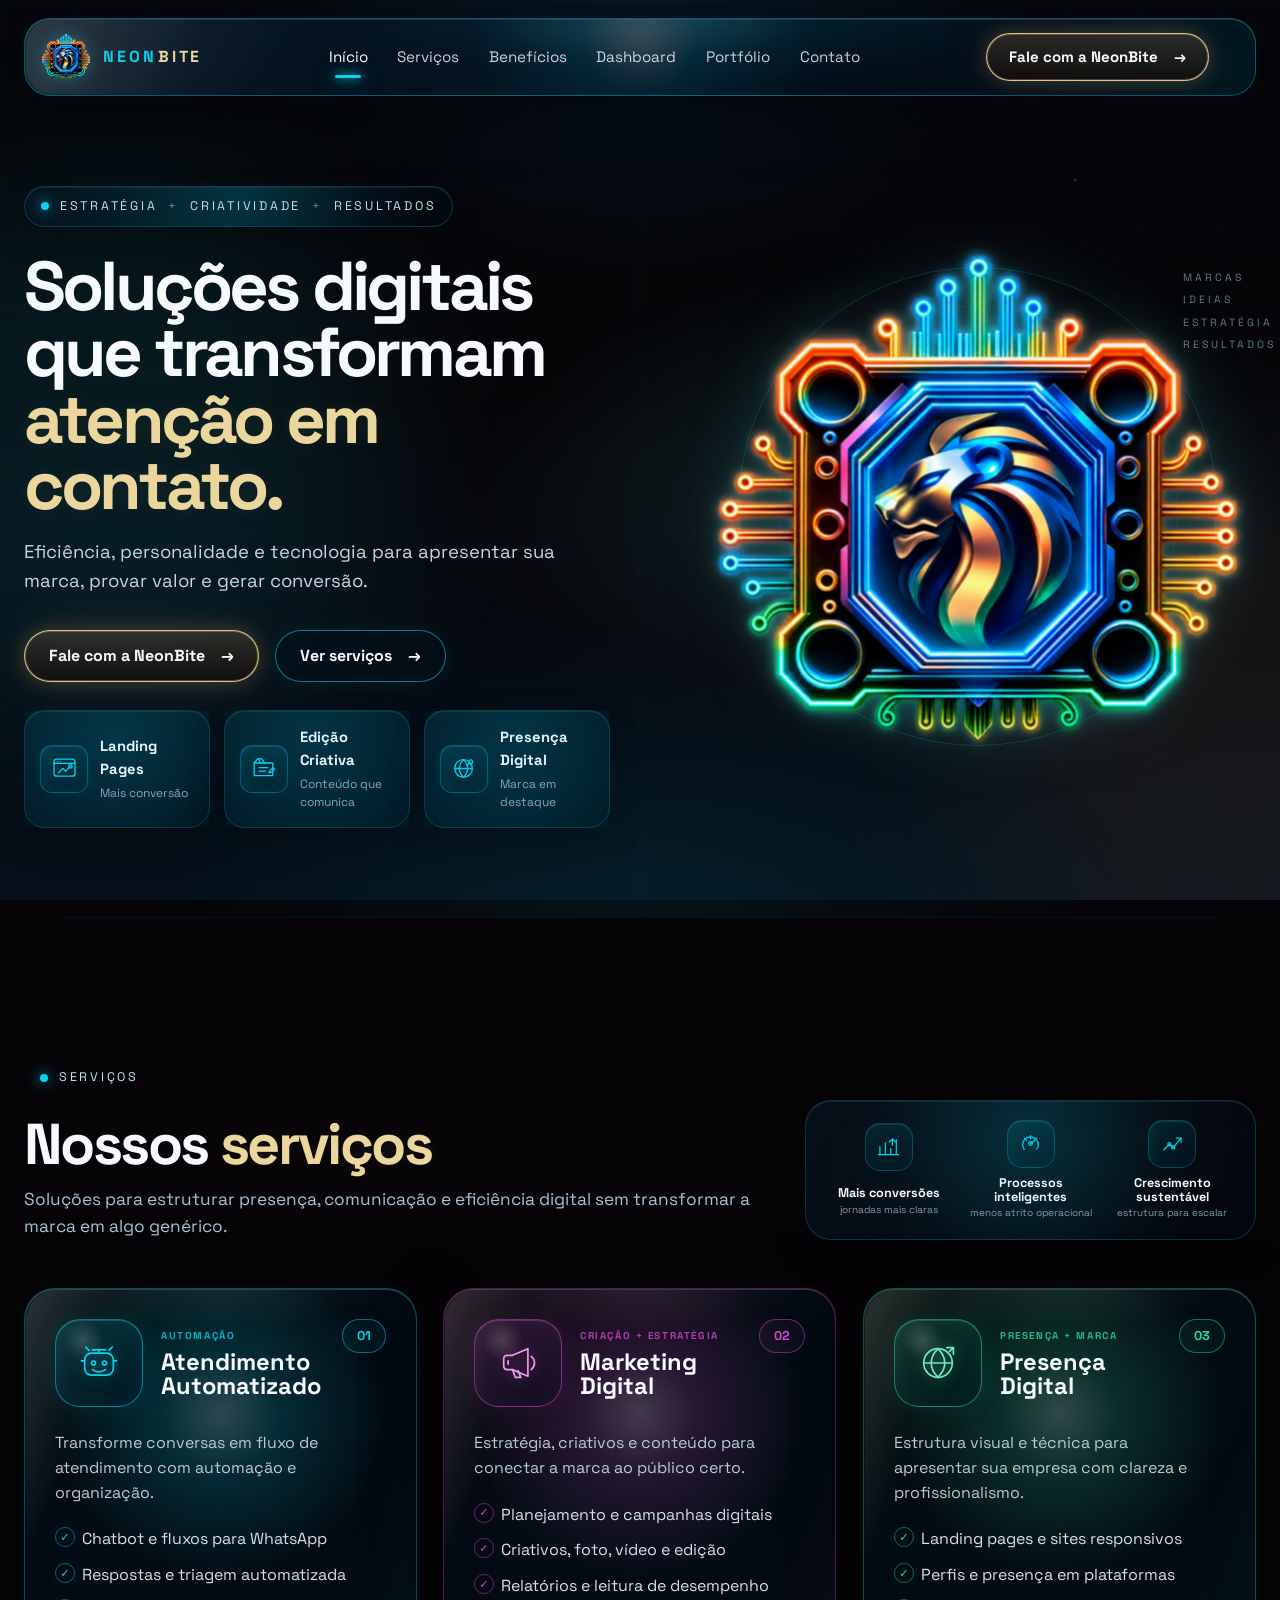
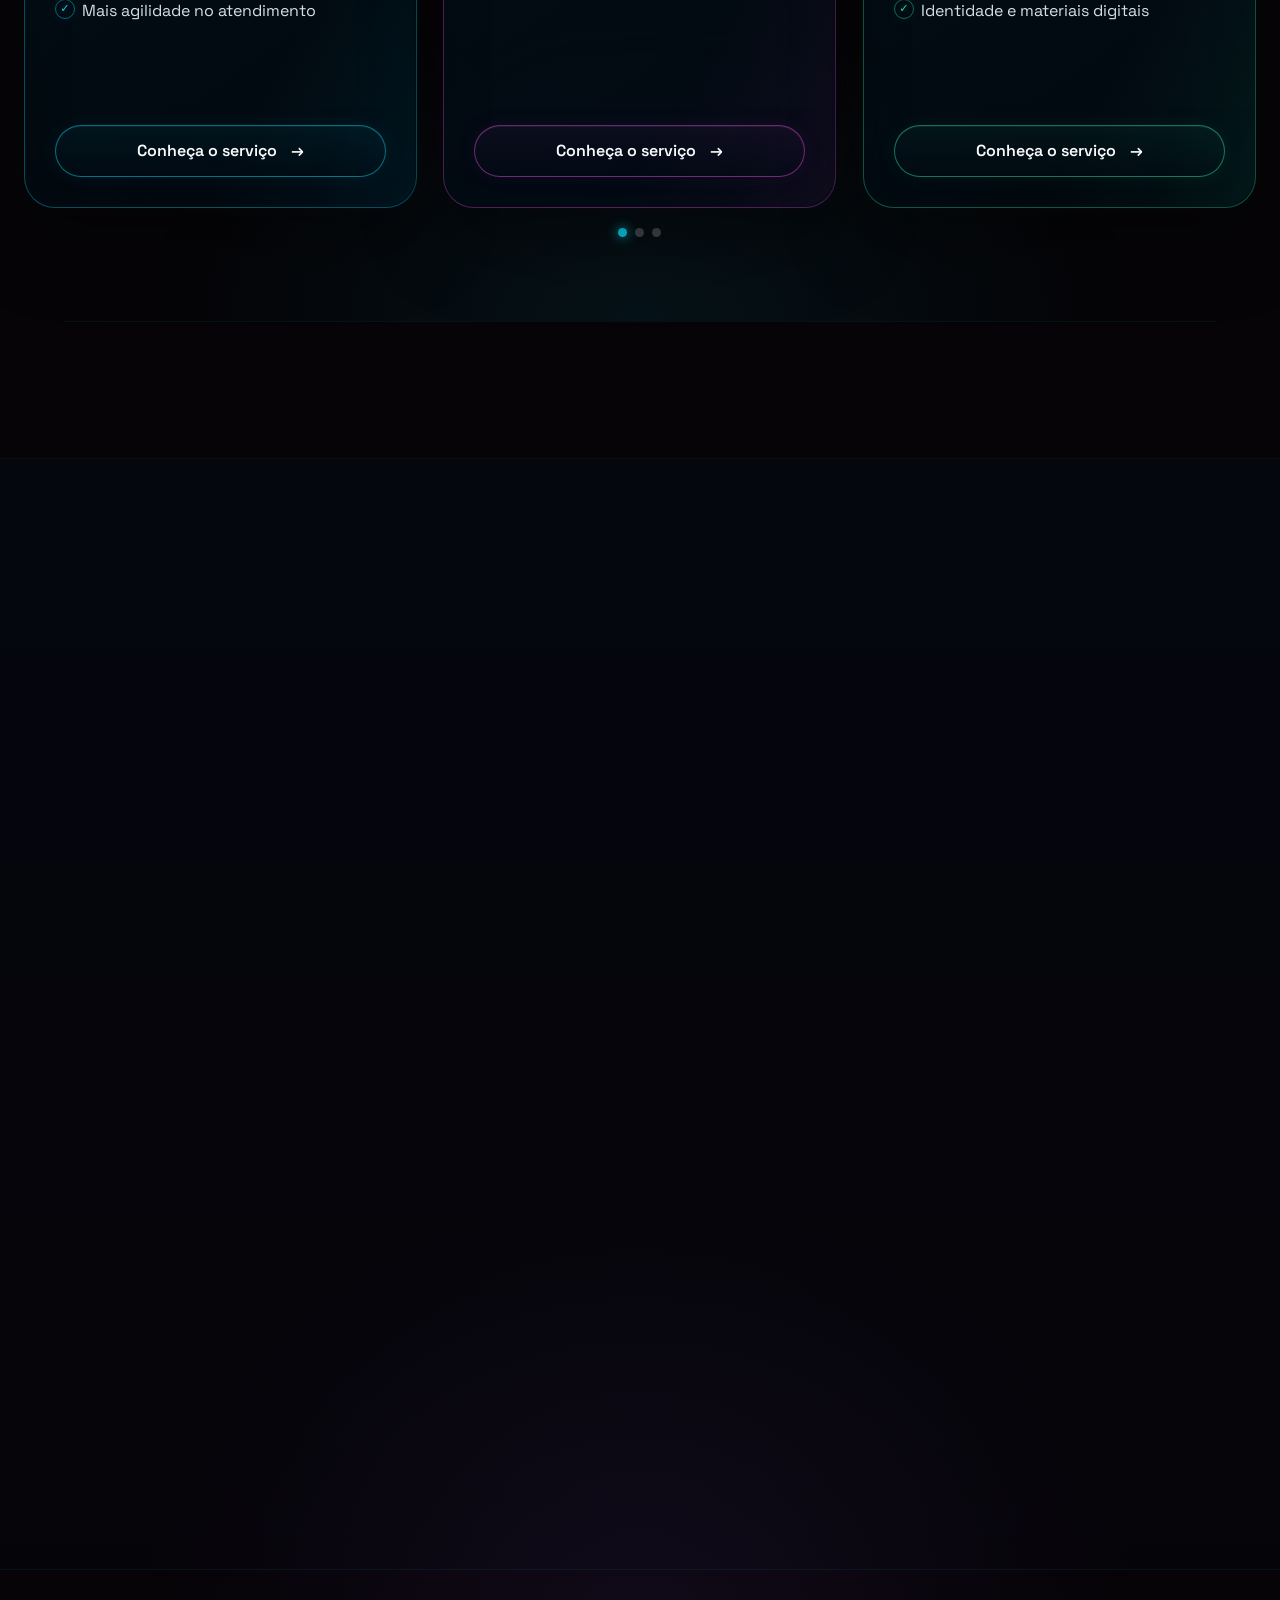
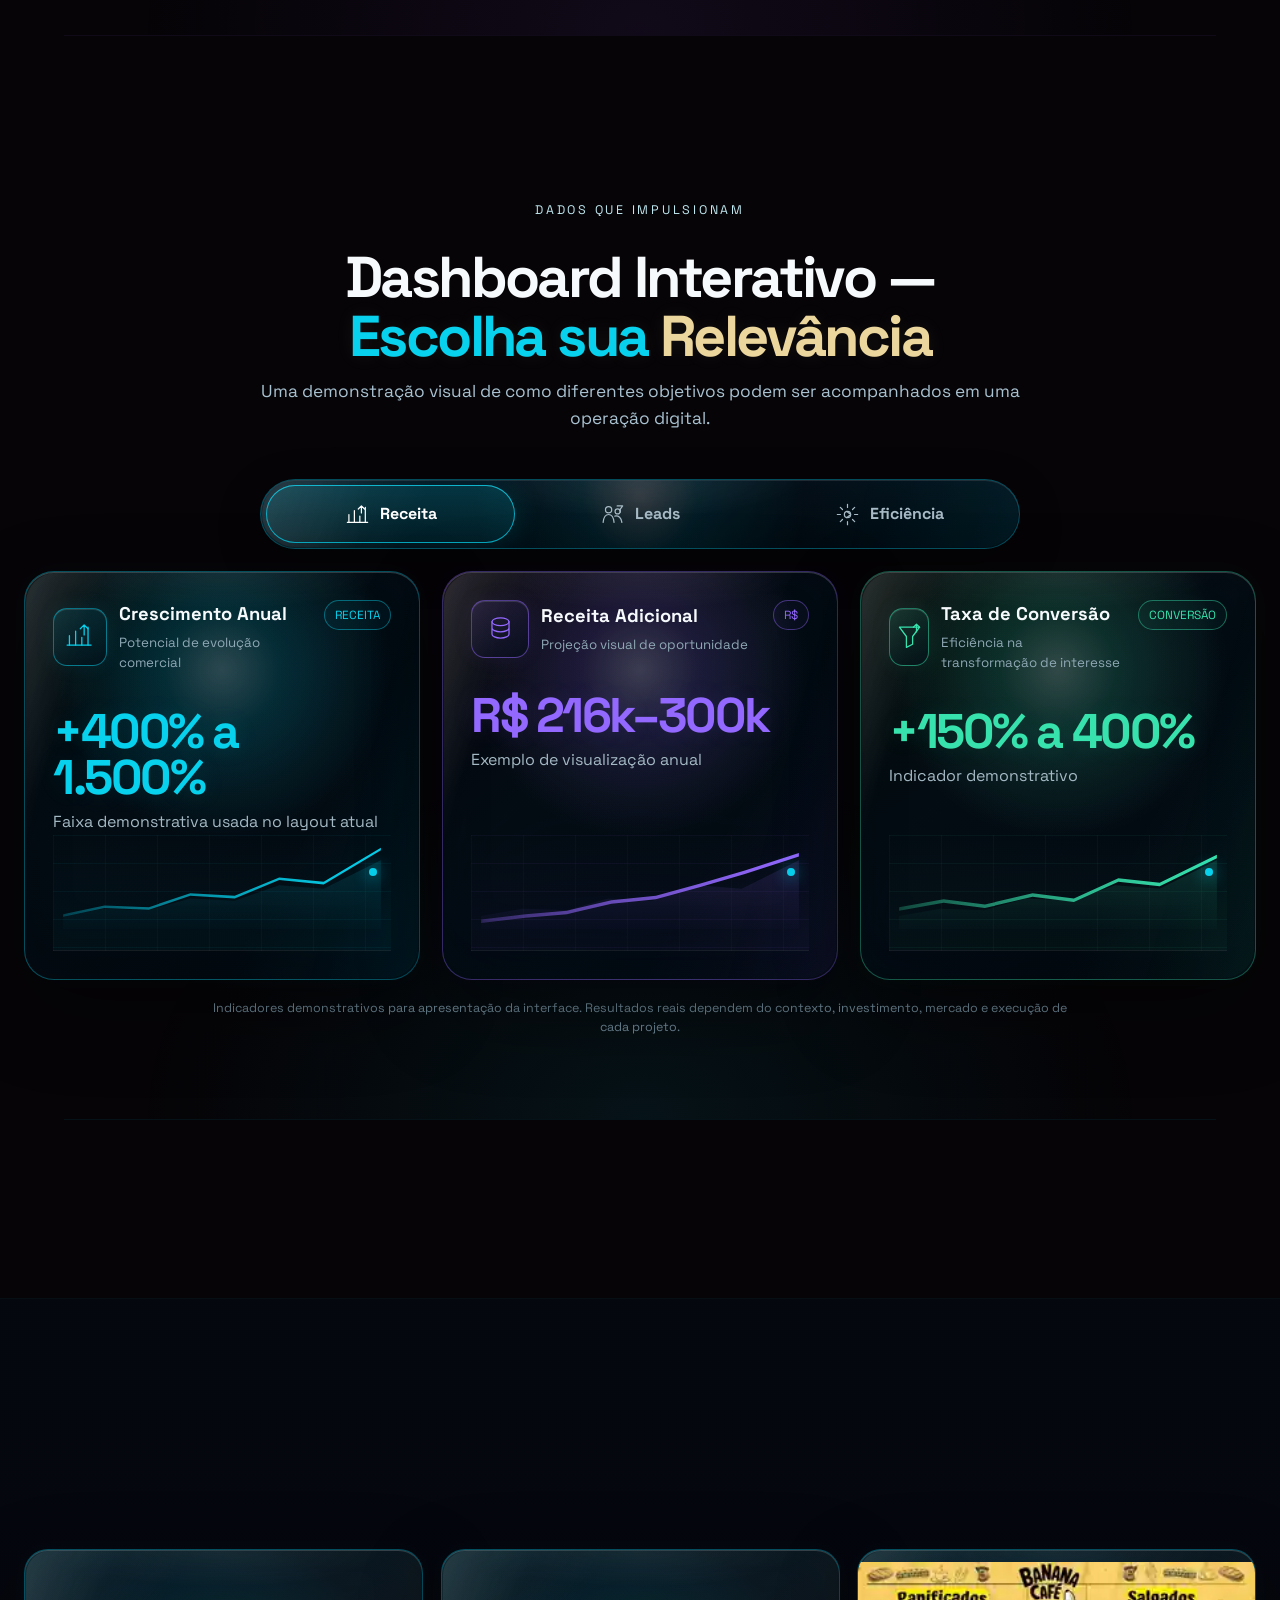
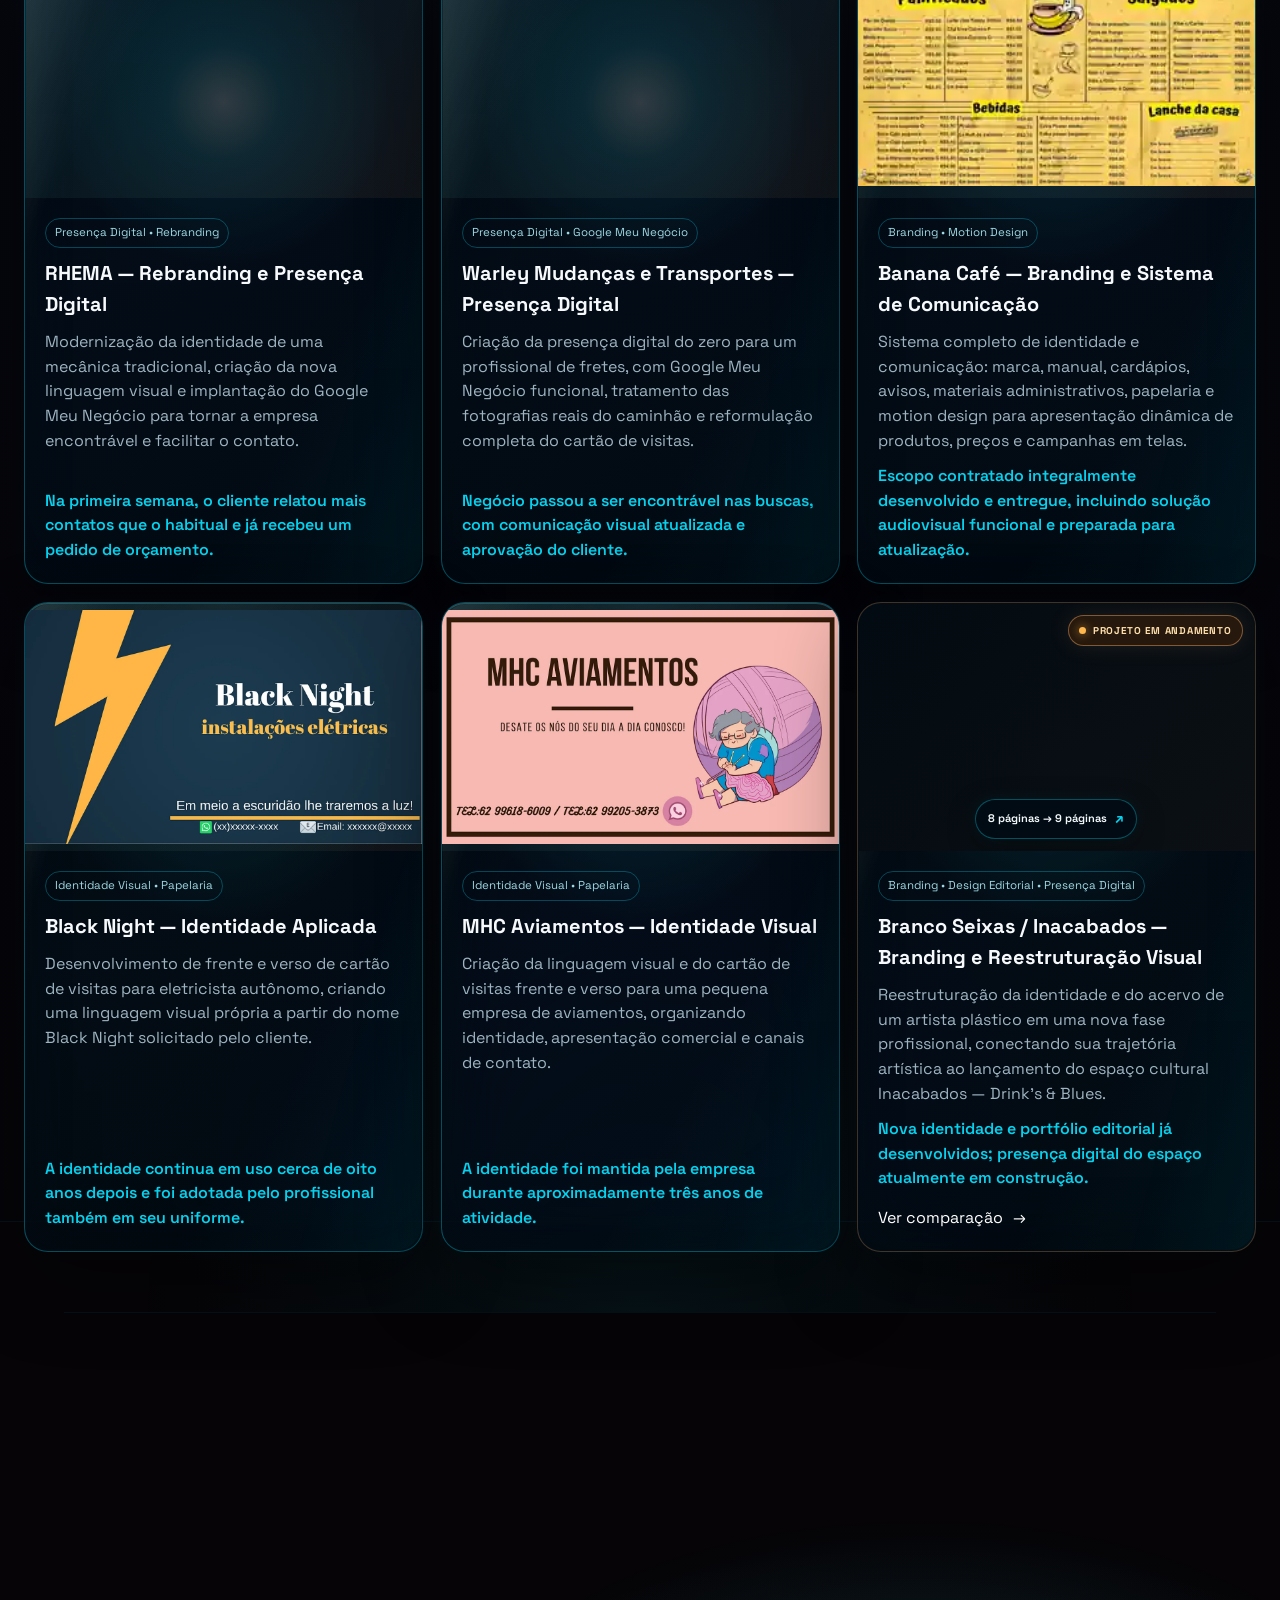
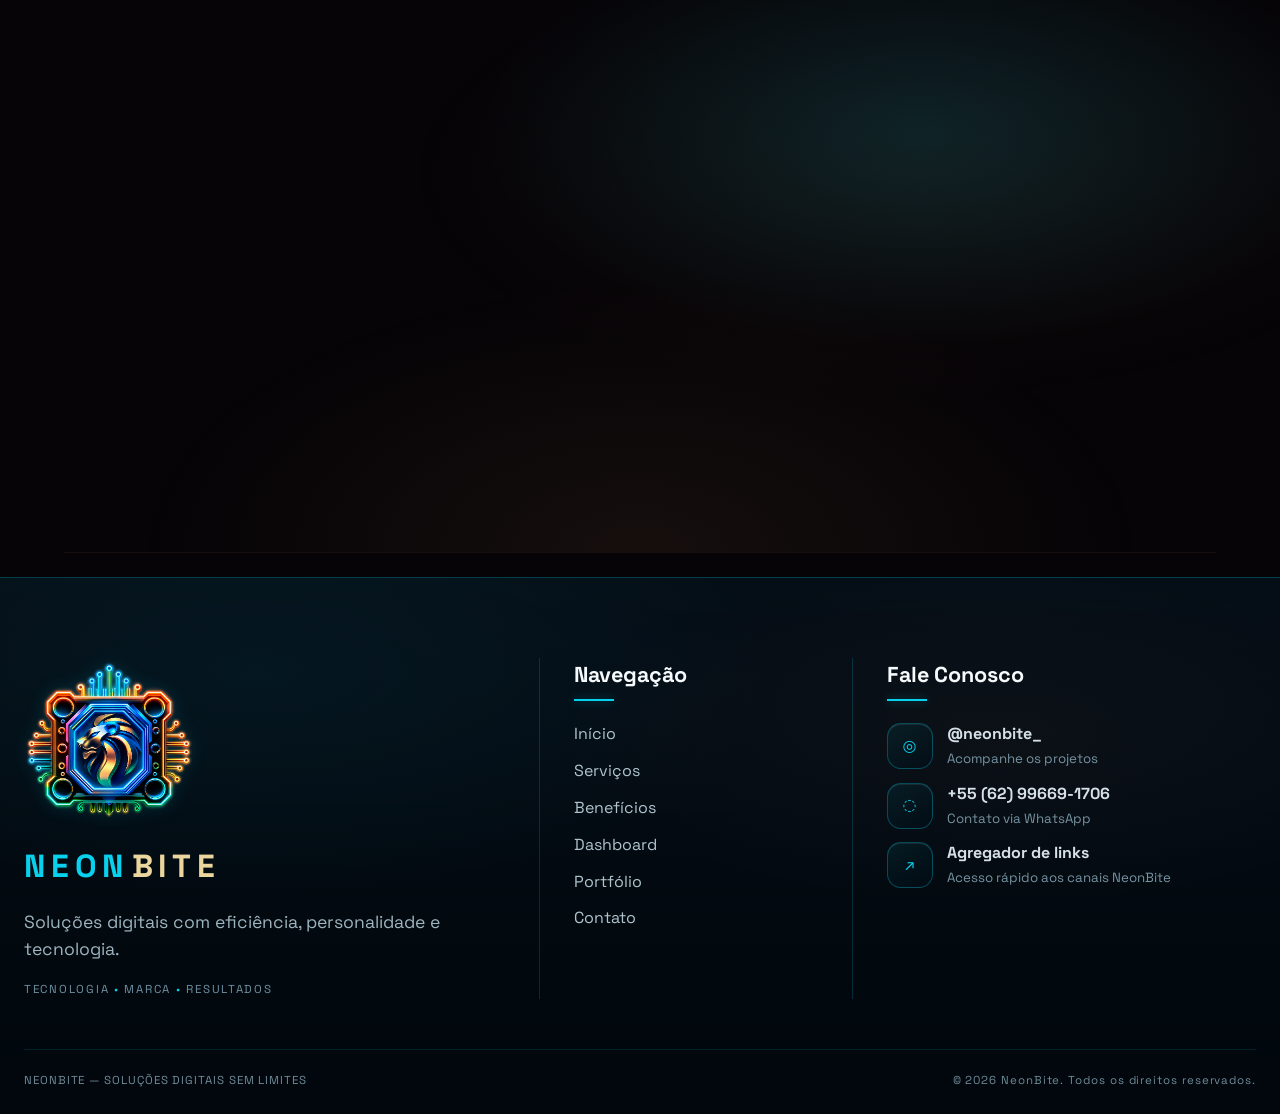
<file: index.html>
<!doctype html>
<html lang="pt-BR">
<head>
  <meta charset="utf-8" />
  <meta name="viewport" content="width=device-width, initial-scale=1" />
  <meta name="theme-color" content="#060407" />
  <meta name="color-scheme" content="dark" />
  <title>NeonBite | Soluções digitais com eficiência, personalidade e tecnologia</title>
  <meta name="description" content="Soluções digitais para apresentar sua marca, criar presença, produzir conteúdo e transformar atenção em contato." />
  <meta name="robots" content="index,follow" />
  <link rel="canonical" href="https://25neonbyte-cloud.github.io/neon..bite/" />
  <meta property="og:type" content="website" />
  <meta property="og:locale" content="pt_BR" />
  <meta property="og:title" content="NeonBite | Soluções Digitais" />
  <meta property="og:description" content="Eficiência, personalidade e tecnologia para apresentar sua marca, provar valor e gerar conversão." />
  <meta property="og:image" content="assets/logo-neonbite.png" />
  <meta property="og:url" content="https://25neonbyte-cloud.github.io/neon..bite/" />
  <link rel="icon" type="image/png" href="assets/logo-neonbite.png" />
  <link rel="preconnect" href="https://fonts.googleapis.com" />
  <link rel="preconnect" href="https://fonts.gstatic.com" crossorigin />
  <link href="https://fonts.googleapis.com/css2?family=Space+Grotesk:wght@400;500;600;700&display=swap" rel="stylesheet" />
  <link rel="stylesheet" href="styles.css" />
</head>
<body>
  <a class="skip-link" href="#conteudo">Ir para o conteúdo</a>

  <div class="ambient" aria-hidden="true">
    <div class="ambient__orb ambient__orb--cyan"></div>
    <div class="ambient__orb ambient__orb--orange"></div>
    <div class="ambient__grid"></div>
  </div>

  <header class="site-header" id="inicio">
    <nav class="nav-shell glass interactive-glass" aria-label="Navegação principal">
      <a class="brand" href="#inicio" aria-label="NeonBite - início">
        <img src="assets/logo-neonbite.png" alt="" class="brand__mark" />
        <span class="brand__word"><b>NEON</b><em>BITE</em></span>
      </a>

      <div class="nav-links" id="desktop-nav">
        <a href="#inicio" class="nav-link is-active">Início</a>
        <a href="#servicos" class="nav-link">Serviços</a>
        <a href="#beneficios" class="nav-link">Benefícios</a>
        <a href="#dashboard" class="nav-link">Dashboard</a>
        <a href="#portfolio" class="nav-link">Portfólio</a>
        <a href="#contato" class="nav-link">Contato</a>
      </div>

      <a class="btn btn--primary btn--compact nav-cta" href="https://wa.me/5562996691706" target="_blank" rel="noopener noreferrer">
        Fale com a NeonBite <span aria-hidden="true">→</span>
      </a>

      <button class="menu-toggle" type="button" aria-controls="mobile-menu" aria-expanded="false" aria-label="Abrir menu">
        <span></span><span></span><span></span>
      </button>
    </nav>

    <div class="mobile-menu glass" id="mobile-menu" hidden>
      <a href="#inicio">Início</a>
      <a href="#servicos">Serviços</a>
      <a href="#beneficios">Benefícios</a>
      <a href="#dashboard">Dashboard</a>
      <a href="#portfolio">Portfólio</a>
      <a href="#contato">Contato</a>
      <a href="./agregador/">Agregador de links</a>
      <a class="btn btn--primary" href="https://wa.me/5562996691706" target="_blank" rel="noopener noreferrer">Fale com a NeonBite →</a>
    </div>
  </header>

  <main id="conteudo">
    <section class="hero section section--hero" data-section="inicio">
      <div class="section-inner hero__layout">
        <div class="hero__content" data-reveal>
          <div class="eyebrow glass-soft"><span class="pulse-dot"></span> Estratégia <i>+</i> Criatividade <i>+</i> Resultados</div>
          <h1>Soluções digitais<br />que transformam<br /><span>atenção em contato.</span></h1>
          <p class="hero__lead">Eficiência, personalidade e tecnologia para apresentar sua marca, provar valor e gerar conversão.</p>
          <div class="hero__actions">
            <a class="btn btn--primary" href="https://wa.me/5562996691706" target="_blank" rel="noopener noreferrer">Fale com a NeonBite <span>→</span></a>
            <a class="btn btn--secondary" href="#servicos">Ver serviços <span>→</span></a>
          </div>
          <div class="hero__chips" aria-label="Áreas de atuação em destaque">
            <div class="mini-card glass-soft"><span class="mini-icon">▥</span><div><b>Landing Pages</b><small>Mais conversão</small></div></div>
            <div class="mini-card glass-soft"><span class="mini-icon">✦</span><div><b>Edição Criativa</b><small>Conteúdo que comunica</small></div></div>
            <div class="mini-card glass-soft"><span class="mini-icon">◎</span><div><b>Presença Digital</b><small>Marca em destaque</small></div></div>
          </div>
        </div>

        <div class="hero__visual" data-reveal data-reveal-delay="120">
          <div class="logo-stage">
            <div class="logo-stage__ring"></div>
            <div class="logo-stage__beam"></div>
            <img src="assets/logo-neonbite.png" alt="Símbolo NeonBite: leão estilizado integrado a circuitos em neon" class="hero-logo" />
          </div>
          <div class="hero__side-label" aria-hidden="true">MARCAS<br />IDEIAS<br />ESTRATÉGIA<br />RESULTADOS</div>
        </div>
      </div>
    </section>

    <section class="section" id="servicos" data-section="servicos">
      <div class="section-inner">
        <div class="section-heading" data-reveal>
          <div class="eyebrow"><span class="pulse-dot"></span> Serviços</div>
          <h2>Nossos <span>serviços</span></h2>
          <p>Soluções para estruturar presença, comunicação e eficiência digital sem transformar a marca em algo genérico.</p>
        </div>

        <div class="service-carousel" data-reveal>
          <button class="carousel-arrow carousel-arrow--left" type="button" data-carousel-prev aria-label="Serviço anterior">←</button>
          <div class="service-track" data-carousel-track>
            <article class="service-card glass interactive-glass accent-cyan">
              <div class="service-card__top"><div class="icon-box" aria-hidden="true"><svg class="ui-icon" viewBox="0 0 24 24"><rect x="4" y="7" width="16" height="12" rx="3"/><path d="M9 3h6M12 3v4M8 12h.01M16 12h.01M8 16h8"/></svg></div><span class="card-index">01</span></div>
              <h3>Atendimento Automatizado</h3>
              <p>Transforme conversas em fluxo de atendimento com automação e organização.</p>
              <ul>
                <li>Chatbot e fluxos para WhatsApp</li>
                <li>Respostas e triagem automatizada</li>
                <li>Mais agilidade no atendimento</li>
              </ul>
              <a href="#contato" class="card-link">Conheça o serviço <span>→</span></a>
            </article>

            <article class="service-card glass interactive-glass accent-magenta">
              <div class="service-card__top"><div class="icon-box" aria-hidden="true"><svg class="ui-icon" viewBox="0 0 24 24"><path d="M3 11v2a2 2 0 0 0 2 2h2l4 4h2l-1-5 7-3V7l-12 5H5a2 2 0 0 0-2 2"/><path d="M19 5v8"/></svg></div><span class="card-index">02</span></div>
              <h3>Marketing Digital</h3>
              <p>Estratégia, criativos e conteúdo para conectar a marca ao público certo.</p>
              <ul>
                <li>Planejamento e campanhas digitais</li>
                <li>Criativos, foto, vídeo e edição</li>
                <li>Relatórios e leitura de desempenho</li>
              </ul>
              <a href="#contato" class="card-link">Conheça o serviço <span>→</span></a>
            </article>

            <article class="service-card glass interactive-glass accent-green">
              <div class="service-card__top"><div class="icon-box" aria-hidden="true"><svg class="ui-icon" viewBox="0 0 24 24"><circle cx="12" cy="12" r="9"/><path d="M3 12h18M12 3a15 15 0 0 1 0 18M12 3a15 15 0 0 0 0 18"/></svg></div><span class="card-index">03</span></div>
              <h3>Presença Digital</h3>
              <p>Estrutura visual e técnica para apresentar sua empresa com clareza e profissionalismo.</p>
              <ul>
                <li>Landing pages e sites responsivos</li>
                <li>Perfis e presença em plataformas</li>
                <li>Identidade e materiais digitais</li>
              </ul>
              <a href="#contato" class="card-link">Conheça o serviço <span>→</span></a>
            </article>
          </div>
          <button class="carousel-arrow carousel-arrow--right" type="button" data-carousel-next aria-label="Próximo serviço">→</button>
          <div class="carousel-dots" aria-hidden="true"><span class="is-active"></span><span></span><span></span></div>
        </div>
      </div>
    </section>

    <section class="section section--soft" id="beneficios" data-section="beneficios">
      <div class="section-inner">
        <div class="section-heading section-heading--center" data-reveal>
          <div class="eyebrow">Estratégia <i>•</i> Tecnologia <i>•</i> Resultados</div>
          <h2>Como nosso <span class="cyan-text">mix de serviços</span><br />agrega <span>valor ao seu negócio</span></h2>
          <p>Unimos estratégia, criatividade e tecnologia para tornar sua presença digital mais clara, eficiente e preparada para conversão.</p>
        </div>

        <div class="benefit-grid">
          <article class="benefit-card glass interactive-glass accent-cyan" data-reveal>
            <div class="benefit-card__icon" aria-hidden="true"><svg class="ui-icon" viewBox="0 0 24 24"><path d="M4 19V9M10 19V5M16 19v-8M3 19h18M15 5h5v5M20 5l-7 7"/></svg></div>
            <div><h3>Aumento de Receita e Vendas</h3><p>Presença mais clara e jornadas objetivas ajudam a transformar interesse em oportunidade comercial.</p></div>
            <div class="benefit-card__footer"><span><b>Conversão</b><small>CTA e jornada mais claros</small></span><span><b>Presença</b><small>Canais trabalhando juntos</small></span></div>
          </article>

          <article class="benefit-card glass interactive-glass accent-magenta" data-reveal data-reveal-delay="80">
            <div class="benefit-card__icon" aria-hidden="true"><svg class="ui-icon" viewBox="0 0 24 24"><circle cx="9" cy="8" r="3"/><circle cx="17" cy="10" r="2.5"/><path d="M3 19c.5-4 2.8-6 6-6s5.5 2 6 6M14 15c3.7-.4 6 1.2 6.5 4"/></svg></div>
            <div><h3>Geração e Gestão de Leads</h3><p>Estruturamos caminhos de contato para reduzir atrito entre interesse, conversa e orçamento.</p></div>
            <div class="benefit-card__footer"><span><b>Qualificação</b><small>Mais contexto no contato</small></span><span><b>Organização</b><small>Fluxo comercial mais legível</small></span></div>
          </article>

          <article class="benefit-card glass interactive-glass accent-orange" data-reveal>
            <div class="benefit-card__icon" aria-hidden="true"><svg class="ui-icon" viewBox="0 0 24 24"><circle cx="12" cy="12" r="3"/><path d="M19 13.5v-3l-2-.7-.8-1.9.9-1.9-2.1-2.1-1.9.9-1.9-.8L10.5 2h-3l-.7 2-1.9.8-1.9-.9L.9 6l.9 1.9L1 9.8l-2 .7v3l2 .7.8 1.9-.9 1.9L3 20.1l1.9-.9 1.9.8.7 2h3l.7-2 1.9-.8 1.9.9 2.1-2.1-.9-1.9.8-1.9 2-.7Z" transform="translate(2.5 0) scale(.8)"/></svg></div>
            <div><h3>Eficiência Operacional</h3><p>Automação, integração e padronização reduzem tarefas repetitivas e melhoram a consistência.</p></div>
            <div class="benefit-card__footer"><span><b>Automação</b><small>Menos trabalho manual</small></span><span><b>Processo</b><small>Mais previsibilidade</small></span></div>
          </article>

          <article class="benefit-card glass interactive-glass accent-cyan" data-reveal data-reveal-delay="80">
            <div class="benefit-card__icon" aria-hidden="true"><svg class="ui-icon" viewBox="0 0 24 24"><path d="M4 19V10M10 19V5M16 19v-6M22 19H2"/></svg></div>
            <div><h3>Insights Específicos do Brasil</h3><p>Decisões baseadas no contexto do negócio, no comportamento local e nos canais realmente usados pelo público.</p></div>
            <div class="benefit-card__footer"><span><b>Contexto</b><small>Mercado e público real</small></span><span><b>Decisão</b><small>Menos achismo</small></span></div>
          </article>
        </div>

        <div class="commercial-panel glass interactive-glass" data-reveal>
          <div class="commercial-panel__icon">◇</div>
          <div class="commercial-panel__copy"><h3>Conclusão Comercial: <span>Alcance o Sucesso!</span></h3><p>Uma presença digital eficiente combina clareza, identidade, prova e contato simples. É isso que a NeonBite organiza em cada projeto.</p></div>
          <a class="btn btn--primary" href="https://wa.me/5562996691706" target="_blank" rel="noopener noreferrer">Fale com um especialista →</a>
        </div>
      </div>
    </section>

    <section class="section" id="dashboard" data-section="dashboard">
      <div class="section-inner dashboard-wrap">
        <div class="section-heading section-heading--center" data-reveal>
          <div class="eyebrow">Dados que impulsionam</div>
          <h2>Dashboard Interativo —<br /><span class="cyan-text">Escolha sua</span> <span>Relevância</span></h2>
          <p>Uma demonstração visual de como diferentes objetivos podem ser acompanhados em uma operação digital.</p>
        </div>

        <div class="dashboard-tabs glass" role="tablist" aria-label="Objetivo do dashboard" data-reveal>
          <button class="dashboard-tab is-active" type="button" role="tab" aria-selected="true" data-dashboard-tab="revenue">▥ <span>Receita</span></button>
          <button class="dashboard-tab" type="button" role="tab" aria-selected="false" data-dashboard-tab="leads">◎ <span>Leads</span></button>
          <button class="dashboard-tab" type="button" role="tab" aria-selected="false" data-dashboard-tab="efficiency">⚙ <span>Eficiência</span></button>
        </div>

        <div class="kpi-grid" id="kpi-grid" data-reveal aria-live="polite"></div>
        <p class="dashboard-note">Indicadores demonstrativos para apresentação da interface. Resultados reais dependem do contexto, investimento, mercado e execução de cada projeto.</p>
      </div>
    </section>

    <section class="section section--soft" id="portfolio" data-section="portfolio">
      <div class="section-inner">
        <div class="section-heading section-heading--center" data-reveal>
          <div class="eyebrow glass-soft">Cases reais <i>•</i> trabalhos NeonBite</div>
          <h2>Nosso Portfólio de <span>Sucesso</span></h2>
          <p>Esta área foi preparada para receber experiências reais sem exigir alterações no HTML.</p>
        </div>

        <div class="portfolio-filters" id="portfolio-filters" data-reveal>
          <button class="filter-btn is-active" type="button" data-filter="all">Todos os cases</button>
          <button class="filter-btn" type="button" data-filter="automation">Atendimento Automatizado</button>
          <button class="filter-btn" type="button" data-filter="marketing">Marketing Digital</button>
          <button class="filter-btn" type="button" data-filter="presence">Presença Digital</button>
        </div>

        <div class="portfolio-grid" id="portfolio-grid" data-reveal></div>
      </div>
    </section>

    <section class="section section--cta" id="contato" data-section="contato">
      <div class="section-inner cta-layout">
        <div class="cta-copy" data-reveal>
          <div class="brand-line"><span class="brand__word"><b>NEON</b><em>BITE</em></span><i></i><small>Soluções digitais sem limites</small></div>
          <h2>Pronto para levar<br />seu negócio ao<br /><span>próximo nível?</span></h2>
          <p>Fale com a NeonBite e descubra como tecnologia, estratégia e criatividade podem trabalhar juntas no seu projeto.</p>
          <a class="btn btn--primary btn--wide" href="https://wa.me/5562996691706" target="_blank" rel="noopener noreferrer">Entre em contato conosco <span>→</span></a>
          <div class="trust-row"><span><i></i>Atendimento direto</span><span><i></i>Projetos sob medida</span><span><i></i>Resposta rápida</span></div>
        </div>
        <div class="cta-visual" data-reveal data-reveal-delay="100">
          <div class="logo-stage logo-stage--compact"><div class="logo-stage__ring"></div><img src="assets/logo-neonbite.png" alt="" class="hero-logo" /></div>
        </div>
      </div>
    </section>
  </main>

  <footer class="site-footer">
    <div class="section-inner footer-grid">
      <div class="footer-brand">
        <img src="assets/logo-neonbite.png" alt="NeonBite" class="footer-logo" />
        <span class="brand__word brand__word--large"><b>NEON</b><em>BITE</em></span>
        <p>Soluções digitais com eficiência, personalidade e tecnologia.</p>
        <div class="footer-tags">TECNOLOGIA <i>•</i> MARCA <i>•</i> RESULTADOS</div>
      </div>
      <div class="footer-col">
        <h3>Navegação</h3>
        <a href="#inicio">Início</a><a href="#servicos">Serviços</a><a href="#beneficios">Benefícios</a><a href="#dashboard">Dashboard</a><a href="#portfolio">Portfólio</a><a href="#contato">Contato</a>
      </div>
      <div class="footer-col footer-contact">
        <h3>Fale Conosco</h3>
        <a href="https://www.instagram.com/neonbite_/" target="_blank" rel="noopener noreferrer"><span class="contact-icon">◎</span><span><b>@neonbite_</b><small>Acompanhe os projetos</small></span></a>
        <a href="https://wa.me/5562996691706" target="_blank" rel="noopener noreferrer"><span class="contact-icon">◌</span><span><b>+55 (62) 99669-1706</b><small>Contato via WhatsApp</small></span></a>
        <a href="./agregador/"><span class="contact-icon">↗</span><span><b>Agregador de links</b><small>Acesso rápido aos canais NeonBite</small></span></a>
      </div>
    </div>
    <div class="section-inner footer-bottom"><span>NEONBITE — SOLUÇÕES DIGITAIS SEM LIMITES</span><span>© <span id="year"></span> NeonBite. Todos os direitos reservados.</span></div>
  </footer>

  <noscript><div class="noscript">Ative o JavaScript para usar o dashboard, os filtros do portfólio e o menu mobile.</div></noscript>
  <script src="app.js" defer></script>
</body>
</html>
</file>
<file: styles.css>
:root {
  --bg: #060407;
  --bg-2: #07111c;
  --surface: #032a58;
  --cyan: #07d1ed;
  --blue: #045f9d;
  --orange: #de9a62;
  --cream: #ebd69d;
  --white: #f7fafc;
  --muted: #a8bccd;
  --line: rgba(7, 209, 237, .22);
  --glass: rgba(5, 20, 34, .58);
  --glass-strong: rgba(6, 20, 34, .78);
  --radius: 28px;
  --radius-sm: 18px;
  --shadow: 0 22px 70px rgba(0,0,0,.38);
  --mx: 50%;
  --my: 50%;
}

* { box-sizing: border-box; }
html { scroll-behavior: smooth; background: var(--bg); }
body {
  margin: 0;
  font-family: "Space Grotesk", system-ui, -apple-system, BlinkMacSystemFont, "Segoe UI", sans-serif;
  background: var(--bg);
  color: var(--white);
  overflow-x: hidden;
  line-height: 1.55;
}
body.menu-open { overflow: hidden; }
img { display: block; max-width: 100%; }
a { color: inherit; text-decoration: none; }
button, a { -webkit-tap-highlight-color: transparent; }
button { font: inherit; }
::selection { background: rgba(7,209,237,.28); color: #fff; }

.skip-link { position: fixed; left: 1rem; top: -5rem; z-index: 999; background: var(--white); color: #000; padding: .7rem 1rem; border-radius: .6rem; }
.skip-link:focus { top: 1rem; }

.ambient { position: fixed; inset: 0; pointer-events: none; overflow: hidden; z-index: 0; background: radial-gradient(circle at 50% -15%, rgba(4,95,157,.22), transparent 34%), linear-gradient(180deg, #05070b 0%, #060407 44%, #06101a 100%); }
.ambient__grid { position: absolute; inset: 0; opacity: .18; background-image: linear-gradient(rgba(7,209,237,.12) 1px, transparent 1px), linear-gradient(90deg, rgba(7,209,237,.10) 1px, transparent 1px); background-size: 76px 76px; mask-image: linear-gradient(to bottom, #000, transparent 88%); }
.ambient__orb { position: absolute; width: 42vw; height: 42vw; border-radius: 50%; filter: blur(90px); opacity: .10; }
.ambient__orb--cyan { left: -12vw; top: 20vh; background: var(--cyan); }
.ambient__orb--orange { right: -18vw; top: 58vh; background: var(--orange); opacity: .07; }

.site-header, main, .site-footer { position: relative; z-index: 1; }
.site-header { position: sticky; top: 0; z-index: 50; padding: 18px 24px 0; transition: padding .25s ease; }
.site-header.is-scrolled { padding-top: 10px; }
.nav-shell { max-width: 1480px; margin: 0 auto; min-height: 78px; display: grid; grid-template-columns: auto 1fr auto auto; align-items: center; gap: 28px; padding: 12px 18px 12px 16px; border-radius: 26px; }

.glass {
  position: relative;
  background: linear-gradient(135deg, rgba(10,28,43,.76), rgba(2,14,25,.57));
  border: 1px solid rgba(7,209,237,.30);
  box-shadow: inset 0 1px 0 rgba(255,255,255,.08), inset 0 -1px 0 rgba(255,255,255,.02), var(--shadow);
  backdrop-filter: blur(24px) saturate(155%);
  -webkit-backdrop-filter: blur(24px) saturate(155%);
  overflow: hidden;
}
.glass::before, .glass-soft::before {
  content: ""; position: absolute; inset: 0; pointer-events: none;
  background: radial-gradient(440px circle at var(--mx) var(--my), rgba(7,209,237,.11), transparent 42%);
  opacity: .9;
}
.glass-soft { position: relative; background: rgba(5,22,35,.45); border: 1px solid rgba(7,209,237,.19); backdrop-filter: blur(14px); -webkit-backdrop-filter: blur(14px); }
.interactive-glass { isolation: isolate; }
.interactive-glass > * { position: relative; z-index: 1; }
.interactive-glass.is-pressed { transform: scale(.992); }
.ui-icon { width: 32px; height: 32px; fill: none; stroke: currentColor; stroke-width: 1.7; stroke-linecap: round; stroke-linejoin: round; }

.brand { display: inline-flex; align-items: center; gap: 12px; min-width: max-content; }
.brand__mark { width: 50px; height: 50px; object-fit: contain; filter: drop-shadow(0 0 8px rgba(7,209,237,.28)); }
.brand__word { font-style: normal; display: inline-flex; gap: .08em; letter-spacing: .18em; font-weight: 700; white-space: nowrap; }
.brand__word b { color: var(--cyan); }
.brand__word em { color: var(--cream); font-style: normal; }
.brand__word--large { font-size: clamp(1.7rem, 2.5vw, 2.8rem); }

.nav-links { display: flex; align-items: center; justify-content: center; gap: clamp(18px, 2vw, 38px); }
.nav-link { position: relative; color: rgba(247,250,252,.82); font-size: .95rem; padding: 14px 2px; transition: color .2s ease; }
.nav-link::after { content: ""; position: absolute; left: 50%; bottom: 5px; width: 0; height: 2px; border-radius: 20px; background: var(--cyan); box-shadow: 0 0 15px var(--cyan); transform: translateX(-50%); transition: width .22s ease; }
.nav-link:hover, .nav-link.is-active { color: #fff; }
.nav-link:hover::after, .nav-link.is-active::after { width: 26px; }

.btn { min-height: 52px; display: inline-flex; align-items: center; justify-content: center; gap: 16px; padding: 0 24px; border-radius: 999px; font-weight: 700; transition: transform .22s ease, box-shadow .22s ease, border-color .22s ease; border: 1px solid transparent; text-align: center; cursor: pointer; }
.btn:hover { transform: translateY(-2px); }
.btn:active { transform: translateY(0) scale(.98); }
.btn--primary { color: var(--white); background: linear-gradient(180deg, rgba(222,154,98,.19), rgba(23,13,8,.62)); border-color: rgba(235,214,157,.9); box-shadow: 0 0 0 1px rgba(222,154,98,.35) inset, 0 0 20px rgba(222,154,98,.26), 0 0 55px rgba(222,154,98,.10); }
.btn--primary:hover { box-shadow: 0 0 0 1px rgba(255,220,170,.5) inset, 0 0 26px rgba(222,154,98,.35), 0 0 70px rgba(222,154,98,.14); }
.btn--secondary { color: var(--white); background: rgba(2,17,28,.56); border-color: rgba(7,209,237,.55); box-shadow: 0 0 20px rgba(7,209,237,.08); }
.btn--secondary:hover { border-color: rgba(7,209,237,.9); box-shadow: 0 0 24px rgba(7,209,237,.18); }
.btn--compact { min-height: 48px; padding-inline: 22px; font-size: .94rem; }
.btn--wide { min-width: min(100%, 580px); min-height: 70px; font-size: 1.05rem; text-transform: uppercase; letter-spacing: .06em; }

.menu-toggle { display: none; width: 46px; height: 46px; border: 1px solid rgba(7,209,237,.32); border-radius: 14px; background: rgba(7,209,237,.06); padding: 0; align-items: center; justify-content: center; flex-direction: column; gap: 5px; cursor: pointer; }
.menu-toggle span { width: 20px; height: 2px; border-radius: 10px; background: var(--cyan); transition: transform .2s ease, opacity .2s ease; }
.menu-toggle[aria-expanded="true"] span:nth-child(1) { transform: translateY(7px) rotate(45deg); }
.menu-toggle[aria-expanded="true"] span:nth-child(2) { opacity: 0; }
.menu-toggle[aria-expanded="true"] span:nth-child(3) { transform: translateY(-7px) rotate(-45deg); }
.mobile-menu { display: none; max-width: 1480px; margin: 10px auto 0; border-radius: 22px; padding: 18px; }
.mobile-menu a:not(.btn) { padding: 13px 10px; border-bottom: 1px solid rgba(255,255,255,.06); color: var(--muted); }

.section { position: relative; padding: clamp(90px, 9vw, 150px) 24px; scroll-margin-top: 108px; }
.section--hero { min-height: calc(100svh - 100px); display: flex; align-items: center; padding-top: clamp(64px, 7vw, 110px); }
.section--soft::before { content: ""; position: absolute; inset: 8% 0; background: linear-gradient(180deg, rgba(3,42,88,.10), rgba(3,42,88,.025)); border-block: 1px solid rgba(7,209,237,.05); pointer-events: none; }
.section-inner { width: min(1480px, 100%); margin: 0 auto; position: relative; }

.hero__layout { display: grid; grid-template-columns: minmax(0, 1fr) minmax(420px, .95fr); gap: clamp(40px, 7vw, 110px); align-items: center; }
.hero__content { max-width: 760px; }
.eyebrow { width: fit-content; display: flex; align-items: center; gap: 11px; color: #bfe7ef; font-size: .78rem; letter-spacing: .22em; text-transform: uppercase; padding: 10px 16px; border-radius: 999px; }
.eyebrow i { color: rgba(255,255,255,.45); font-style: normal; }
.pulse-dot { width: 8px; height: 8px; border-radius: 50%; background: var(--cyan); box-shadow: 0 0 14px var(--cyan); }
.hero h1, .cta-copy h2 { margin: 26px 0 20px; font-size: clamp(3.2rem, 5.4vw, 6.2rem); line-height: .96; letter-spacing: -.055em; font-weight: 700; }
.hero h1 span, .cta-copy h2 span, .section-heading h2 span, .commercial-panel h3 span { color: var(--cream); text-shadow: 0 0 18px rgba(235,214,157,.08); }
.hero__lead { max-width: 680px; margin: 0; color: #c3d6e2; font-size: clamp(1.05rem, 1.45vw, 1.35rem); }
.hero__actions { display: flex; flex-wrap: wrap; gap: 16px; margin-top: 34px; }
.hero__chips { display: grid; grid-template-columns: repeat(3, minmax(0,1fr)); gap: 12px; margin-top: 28px; }
.mini-card { min-height: 82px; border-radius: 18px; padding: 15px; display: flex; align-items: center; gap: 12px; }
.mini-card b, .mini-card small { display: block; }
.mini-card b { font-size: .92rem; }
.mini-card small { margin-top: 3px; color: #86a5b7; font-size: .75rem; }
.mini-icon { width: 42px; height: 42px; flex: 0 0 42px; border-radius: 12px; display: grid; place-items: center; color: var(--cyan); background: rgba(7,209,237,.08); box-shadow: inset 0 0 18px rgba(7,209,237,.05); }

.hero__visual { position: relative; min-height: 630px; display: grid; place-items: center; }
.logo-stage { position: relative; width: min(600px, 100%); aspect-ratio: 1; display: grid; place-items: center; perspective: 1000px; }
.logo-stage::after { content: ""; position: absolute; width: 72%; height: 14%; bottom: 8%; border-radius: 50%; background: radial-gradient(ellipse, rgba(7,209,237,.17), rgba(7,209,237,0) 68%); filter: blur(10px); }
.logo-stage__ring { position: absolute; inset: 7%; border: 1px solid rgba(7,209,237,.20); border-radius: 50%; box-shadow: 0 0 65px rgba(7,209,237,.05); animation: ringPulse 8s ease-in-out infinite; }
.logo-stage__ring::before, .logo-stage__ring::after { content: ""; position: absolute; inset: 8%; border: 1px solid rgba(222,154,98,.08); border-radius: 50%; }
.logo-stage__ring::after { inset: 21%; border-color: rgba(7,209,237,.08); }
.logo-stage__beam { position: absolute; inset: 20%; border-radius: 50%; background: radial-gradient(circle, rgba(7,209,237,.14), transparent 65%); filter: blur(18px); animation: beam 7s ease-in-out infinite alternate; }
.hero-logo { width: 96%; position: relative; z-index: 2; filter: drop-shadow(0 0 8px rgba(7,209,237,.20)) drop-shadow(0 0 28px rgba(222,154,98,.06)); transform: translateZ(20px); }
.hero__side-label { position: absolute; right: -20px; top: 12%; font-size: .66rem; line-height: 2.1; letter-spacing: .28em; color: rgba(141,190,210,.65); }
@keyframes ringPulse { 0%,100% { transform: scale(.98); opacity: .52; } 50% { transform: scale(1.025); opacity: .9; } }
@keyframes beam { from { transform: scale(.92); opacity: .45; } to { transform: scale(1.08); opacity: .8; } }

.section-heading { max-width: 920px; margin-bottom: 48px; }
.section-heading--center { text-align: center; margin-inline: auto; display: flex; flex-direction: column; align-items: center; }
.section-heading h2 { margin: 18px 0 12px; font-size: clamp(2.5rem, 4.5vw, 5.2rem); line-height: 1.02; letter-spacing: -.045em; }
.section-heading p { color: #a9c2d1; font-size: clamp(1rem, 1.35vw, 1.22rem); max-width: 820px; margin: 0; }
.cyan-text { color: var(--cyan) !important; text-shadow: 0 0 16px rgba(7,209,237,.12); }

.service-carousel { position: relative; }
.service-track { display: grid; grid-template-columns: repeat(3, minmax(0, 1fr)); gap: 22px; }
.service-card { min-height: 480px; border-radius: var(--radius); padding: 30px; display: flex; flex-direction: column; transition: transform .25s ease, border-color .25s ease, box-shadow .25s ease; }
.service-card:hover { transform: translateY(-8px); }
.service-card__top { display: flex; align-items: flex-start; justify-content: space-between; }
.icon-box { width: 78px; height: 78px; border-radius: 22px; display: grid; place-items: center; font-size: 2rem; background: rgba(7,209,237,.07); border: 1px solid rgba(7,209,237,.35); }
.card-index { border: 1px solid rgba(7,209,237,.35); color: #a7dce7; border-radius: 999px; padding: 6px 14px; font-size: .8rem; }
.service-card h3 { font-size: clamp(1.55rem, 2vw, 2.15rem); line-height: 1.05; margin: 24px 0 16px; }
.service-card p { color: #b3c8d4; margin: 0 0 20px; }
.service-card ul { list-style: none; padding: 0; margin: 0 0 28px; display: grid; gap: 11px; color: #d5e0e7; }
.service-card li { position: relative; padding-left: 27px; }
.service-card li::before { content: "✓"; position: absolute; left: 0; top: 0; color: var(--cyan); }
.card-link { margin-top: auto; height: 52px; border: 1px solid rgba(7,209,237,.45); border-radius: 999px; display: flex; justify-content: center; align-items: center; gap: 14px; font-weight: 600; transition: background .2s ease, border-color .2s ease; }
.card-link:hover { background: rgba(7,209,237,.07); border-color: rgba(7,209,237,.9); }
.accent-magenta { border-color: rgba(210,72,206,.32); }
.accent-magenta .icon-box, .accent-magenta .card-index { border-color: rgba(210,72,206,.45); color: #f19bee; }
.accent-magenta .service-card li::before { color: #ed6ae8; }
.accent-magenta .card-link { border-color: rgba(210,72,206,.48); }
.accent-green { border-color: rgba(38,218,161,.30); }
.accent-green .icon-box, .accent-green .card-index { border-color: rgba(38,218,161,.42); color: #6ee9bd; }
.accent-green .service-card li::before { color: #47e4ad; }
.accent-green .card-link { border-color: rgba(38,218,161,.48); }
.accent-orange { border-color: rgba(222,154,98,.38); }
.carousel-arrow { position: absolute; top: 50%; z-index: 4; width: 54px; height: 54px; border-radius: 50%; border: 1px solid rgba(7,209,237,.46); color: var(--white); background: rgba(4,22,34,.76); display: none; place-items: center; cursor: pointer; transform: translateY(-50%); box-shadow: 0 0 25px rgba(7,209,237,.08); }
.carousel-arrow--left { left: -14px; }.carousel-arrow--right { right: -14px; }
.carousel-dots { display: none; justify-content: center; gap: 8px; margin-top: 20px; }
.carousel-dots span { width: 9px; height: 9px; border-radius: 50%; background: rgba(255,255,255,.25); }
.carousel-dots span.is-active { background: var(--cyan); box-shadow: 0 0 12px var(--cyan); }

.benefit-grid { display: grid; grid-template-columns: repeat(2, minmax(0,1fr)); gap: 20px; }
.benefit-card { min-height: 280px; border-radius: 26px; padding: 26px; display: grid; grid-template-columns: 90px 1fr; column-gap: 22px; align-items: start; }
.benefit-card__icon { width: 82px; height: 82px; border-radius: 22px; display: grid; place-items: center; color: var(--cyan); font-size: 2rem; border: 1px solid rgba(7,209,237,.38); background: rgba(7,209,237,.06); box-shadow: inset 0 0 30px rgba(7,209,237,.04); }
.benefit-card h3 { font-size: 1.6rem; line-height: 1.05; margin: 6px 0 10px; }
.benefit-card p { margin: 0; color: #b6c8d2; }
.benefit-card__footer { grid-column: 1 / -1; align-self: end; margin-top: 20px; padding-top: 18px; border-top: 1px solid rgba(255,255,255,.09); display: grid; grid-template-columns: repeat(2, 1fr); gap: 18px; }
.benefit-card__footer span { display: block; }
.benefit-card__footer b, .benefit-card__footer small { display: block; }
.benefit-card__footer b { color: var(--cyan); }.benefit-card__footer small { color: #8fa9b8; margin-top: 2px; }
.accent-magenta .benefit-card__icon, .accent-magenta .benefit-card__footer b { color: #e36bdc; border-color: rgba(210,72,206,.4); }
.accent-orange .benefit-card__icon, .accent-orange .benefit-card__footer b { color: var(--cream); border-color: rgba(222,154,98,.4); }
.commercial-panel { margin-top: 22px; border-radius: 28px; padding: 24px 28px; display: grid; grid-template-columns: 80px minmax(0,1fr) auto; align-items: center; gap: 24px; }
.commercial-panel__icon { width: 66px; height: 66px; border-radius: 50%; display: grid; place-items: center; border: 1px solid rgba(7,209,237,.45); color: var(--cyan); font-size: 1.8rem; }
.commercial-panel h3 { margin: 0 0 6px; font-size: clamp(1.35rem, 2vw, 2rem); }.commercial-panel p { margin: 0; color: #abc1ce; }

.dashboard-wrap { max-width: 1320px; }
.dashboard-tabs { width: min(760px, 100%); margin: 0 auto 22px; display: grid; grid-template-columns: repeat(3,1fr); border-radius: 999px; padding: 5px; }
.dashboard-tab { min-height: 58px; border: 0; border-radius: 999px; background: transparent; color: #a7bac5; font-weight: 700; cursor: pointer; transition: color .2s ease, background .2s ease, box-shadow .2s ease; }
.dashboard-tab.is-active { color: #fff; background: rgba(7,209,237,.13); box-shadow: inset 0 0 0 1px rgba(7,209,237,.65), 0 0 25px rgba(7,209,237,.16); }
.kpi-grid { display: grid; grid-template-columns: repeat(3,1fr); gap: 18px; }
.kpi-card { min-height: 360px; border-radius: 26px; padding: 28px; display: flex; flex-direction: column; }
.kpi-card__head { display: flex; justify-content: space-between; gap: 16px; align-items: flex-start; }
.kpi-card__title { display: flex; gap: 12px; align-items: center; }.kpi-card__title span { width: 48px; height: 48px; border-radius: 14px; display: grid; place-items: center; color: var(--cyan); border: 1px solid rgba(7,209,237,.34); background: rgba(7,209,237,.05); }
.kpi-card h3 { margin: 0; font-size: 1.15rem; }.kpi-card__head small { display: block; color: #8fa8b5; margin-top: 4px; }
.kpi-badge { border: 1px solid rgba(7,209,237,.35); color: var(--cyan); border-radius: 999px; padding: 5px 10px; font-size: .74rem; }
.kpi-value { margin: 34px 0 10px; font-size: clamp(2.2rem, 3.8vw, 4rem); line-height: .95; color: var(--cyan); font-weight: 700; letter-spacing: -.05em; }
.kpi-sub { color: #a4b9c4; }
.sparkline { margin-top: auto; height: 98px; position: relative; border-bottom: 1px solid rgba(255,255,255,.08); background: linear-gradient(180deg, transparent, rgba(7,209,237,.04)); overflow: hidden; }
.sparkline::before { content: ""; position: absolute; left: 4%; right: 3%; top: 48%; height: 2px; background: linear-gradient(90deg, rgba(7,209,237,.15), var(--cyan)); transform: rotate(-8deg); box-shadow: 0 0 12px rgba(7,209,237,.55); }
.sparkline::after { content: ""; position: absolute; right: 4%; top: 29%; width: 8px; height: 8px; border-radius: 50%; background: var(--cyan); box-shadow: 0 0 16px var(--cyan); }
.dashboard-note { color: #718c9b; font-size: .78rem; text-align: center; margin: 18px auto 0; max-width: 860px; }

.portfolio-filters { display: flex; flex-wrap: wrap; justify-content: center; gap: 10px; margin-bottom: 26px; }
.filter-btn { border: 1px solid rgba(7,209,237,.35); color: #c7d5dd; background: rgba(4,20,32,.48); padding: 12px 18px; border-radius: 999px; cursor: pointer; }
.filter-btn.is-active { color: #fff; border-color: rgba(7,209,237,.8); background: rgba(7,209,237,.10); box-shadow: 0 0 18px rgba(7,209,237,.10); }
.portfolio-grid { min-height: 280px; display: grid; grid-template-columns: repeat(3,1fr); gap: 18px; }
.portfolio-card { min-height: 360px; border-radius: 24px; display: flex; flex-direction: column; overflow: hidden; }
.portfolio-card__media { aspect-ratio: 16/10; background: linear-gradient(135deg, rgba(7,209,237,.08), rgba(222,154,98,.07)); overflow: hidden; }
.portfolio-card__media img { width: 100%; height: 100%; object-fit: cover; }
.portfolio-card__body { padding: 20px; display: flex; flex-direction: column; gap: 10px; flex: 1; }
.portfolio-card__tag { width: fit-content; font-size: .72rem; border: 1px solid rgba(7,209,237,.3); border-radius: 999px; padding: 5px 9px; color: #9fd9e3; }
.portfolio-card h3 { margin: 0; font-size: 1.25rem; }.portfolio-card p { margin: 0; color: #9eb4c1; }.portfolio-card__result { margin-top: auto; color: var(--cyan); font-weight: 600; }
.portfolio-card__link { display: inline-flex; align-items: center; gap: 10px; color: #fff; margin-top: 5px; }
.portfolio-empty { grid-column: 1 / -1; min-height: 280px; border-radius: 28px; padding: 36px; display: grid; place-items: center; text-align: center; }
.portfolio-empty__inner { max-width: 660px; }.portfolio-empty h3 { font-size: clamp(1.4rem, 2.4vw, 2.2rem); margin: 0 0 10px; }.portfolio-empty p { color: #9fb4c0; margin: 0; }.portfolio-empty code { color: var(--cream); }

.section--cta { padding-block: clamp(110px, 12vw, 180px); }
.cta-layout { display: grid; grid-template-columns: minmax(0,1.05fr) minmax(420px,.8fr); gap: 70px; align-items: center; }
.brand-line { display: flex; align-items: center; gap: 18px; color: #86a5b5; }.brand-line > i { width: 48px; height: 1px; background: rgba(255,255,255,.28); }.brand-line small { letter-spacing: .2em; text-transform: uppercase; font-size: .68rem; }
.cta-copy p { color: #bdd0da; max-width: 700px; font-size: 1.16rem; }
.trust-row { display: flex; gap: 12px; flex-wrap: wrap; margin-top: 24px; }.trust-row span { padding: 12px 15px; border: 1px solid rgba(7,209,237,.16); border-radius: 16px; color: #afc2cc; background: rgba(5,19,31,.42); display: inline-flex; align-items: center; gap: 9px; }.trust-row i { width: 7px; height: 7px; border-radius: 50%; background: var(--cyan); box-shadow: 0 0 10px rgba(7,209,237,.65); }
.logo-stage--compact { width: min(520px,100%); }

.site-footer { border-top: 1px solid rgba(7,209,237,.18); background: linear-gradient(180deg, rgba(6,17,26,.6), rgba(2,8,13,.92)); padding: 80px 24px 24px; }
.footer-grid { display: grid; grid-template-columns: 1.1fr .6fr 1fr; gap: 70px; padding-bottom: 50px; }
.footer-brand { max-width: 430px; }.footer-logo { width: 170px; margin-bottom: 14px; filter: drop-shadow(0 0 9px rgba(7,209,237,.16)); }.footer-brand p { color: #9eb4bf; font-size: 1.1rem; }.footer-tags { color: #6f91a3; letter-spacing: .15em; font-size: .72rem; }.footer-tags i { color: var(--cyan); font-style: normal; }
.footer-col { padding-left: 34px; border-left: 1px solid rgba(7,209,237,.18); display: flex; flex-direction: column; gap: 12px; }.footer-col h3 { font-size: 1.35rem; margin: 0 0 9px; }.footer-col h3::after { content: ""; display: block; width: 40px; height: 2px; margin-top: 8px; background: var(--cyan); box-shadow: 0 0 10px rgba(7,209,237,.4); }.footer-col > a:not(.footer-contact a) { color: #b1c4ce; }.footer-col > a:hover { color: #fff; }
.footer-contact a { display: flex; gap: 14px; align-items: center; color: #d6e1e7; }.contact-icon { width: 46px; height: 46px; flex: 0 0 46px; border: 1px solid rgba(7,209,237,.30); border-radius: 14px; display: grid; place-items: center; color: var(--cyan); }.footer-contact b,.footer-contact small { display: block; }.footer-contact small { color: #7693a2; margin-top: 2px; }
.footer-bottom { border-top: 1px solid rgba(7,209,237,.12); padding-top: 22px; display: flex; justify-content: space-between; gap: 20px; color: #6f8b9a; font-size: .72rem; letter-spacing: .08em; }

[data-reveal] { opacity: 0; transform: translateY(24px); transition: opacity .7s cubic-bezier(.2,.65,.2,1), transform .7s cubic-bezier(.2,.65,.2,1); transition-delay: var(--delay, 0ms); }
[data-reveal].is-visible { opacity: 1; transform: translateY(0); }

.noscript { position: fixed; bottom: 12px; left: 50%; transform: translateX(-50%); z-index: 100; max-width: 90%; background: #fff; color: #111; padding: 10px 14px; border-radius: 10px; }

@media (hover:hover) and (pointer:fine) {
  .interactive-glass:hover { border-color: rgba(7,209,237,.5); box-shadow: inset 0 1px 0 rgba(255,255,255,.10), 0 24px 80px rgba(0,0,0,.43), 0 0 34px rgba(7,209,237,.05); }
}

@media (max-width: 1120px) {
  .nav-links { gap: 16px; }.nav-link { font-size: .85rem; }.nav-cta { display: none; }
  .hero__layout, .cta-layout { grid-template-columns: 1fr 440px; gap: 36px; }.hero__visual { min-height: 520px; }
  .service-track { gap: 14px; }.service-card { padding: 24px; }
  .commercial-panel { grid-template-columns: 70px 1fr; }.commercial-panel .btn { grid-column: 1 / -1; justify-self: start; }
}

@media (max-width: 820px) {
  .site-header { padding: 10px 12px 0; }
  .nav-shell { min-height: 66px; grid-template-columns: 1fr auto; padding: 8px 10px 8px 12px; border-radius: 20px; }
  .brand__mark { width: 44px; height: 44px; }.brand__word { font-size: .86rem; }
  .nav-links, .nav-cta { display: none; }.menu-toggle { display: flex; }
  .mobile-menu { display: grid; gap: 0; }.mobile-menu[hidden] { display: none; }
  .section { padding-inline: 16px; scroll-margin-top: 90px; }
  .section--hero { min-height: auto; padding-top: 52px; }
  .hero__layout, .cta-layout { grid-template-columns: 1fr; }
  .hero__content { order: 2; }.hero__visual { order: 1; min-height: auto; }.hero__side-label { display: none; }
  .logo-stage { width: min(470px, 96vw); margin: 0 auto; }.hero-logo { width: 88%; }
  .hero h1, .cta-copy h2 { font-size: clamp(2.75rem, 12vw, 4.9rem); }
  .hero__lead { font-size: 1.04rem; }
  .hero__chips { grid-template-columns: 1fr; }
  .mini-card { min-height: 70px; }
  .service-track { display: flex; overflow-x: auto; scroll-snap-type: x mandatory; scrollbar-width: none; padding: 4px 2px 14px; }.service-track::-webkit-scrollbar { display: none; }
  .service-card { flex: 0 0 min(84vw, 430px); scroll-snap-align: center; min-height: 450px; }
  .carousel-arrow { display: grid; }.carousel-arrow--left { left: -10px; }.carousel-arrow--right { right: -10px; }.carousel-dots { display: flex; }
  .benefit-grid { grid-template-columns: 1fr; }.benefit-card { grid-template-columns: 72px 1fr; }.benefit-card__icon { width: 66px; height: 66px; border-radius: 19px; }
  .commercial-panel { grid-template-columns: 56px 1fr; padding: 20px; }.commercial-panel__icon { width: 52px; height: 52px; }.commercial-panel .btn { width: 100%; }
  .dashboard-tabs { grid-template-columns: repeat(3, minmax(0,1fr)); }.dashboard-tab { font-size: .86rem; }
  .kpi-grid { grid-template-columns: 1fr; }.kpi-card { min-height: 300px; }
  .portfolio-grid { grid-template-columns: 1fr; }.portfolio-filters { justify-content: flex-start; overflow-x: auto; flex-wrap: nowrap; padding-bottom: 6px; scrollbar-width: none; }.portfolio-filters::-webkit-scrollbar { display:none; }.filter-btn { white-space: nowrap; }
  .cta-copy { order: 2; }.cta-visual { order: 1; }.cta-layout { gap: 20px; }.cta-copy .brand-line { justify-content: center; }.cta-copy { text-align: center; }.cta-copy p { margin-inline: auto; }.btn--wide { margin-inline: auto; }.trust-row { justify-content: center; }
  .footer-grid { grid-template-columns: 1fr; gap: 42px; }.footer-col { border-left: 0; border-top: 1px solid rgba(7,209,237,.15); padding: 28px 0 0; }.footer-bottom { flex-direction: column; }
}

@media (max-width: 520px) {
  .section { padding-block: 78px; }
  .nav-shell { border-radius: 17px; }.brand__mark { width: 38px; height: 38px; }.brand__word { font-size: .76rem; letter-spacing: .13em; }
  .menu-toggle { width: 42px; height: 42px; }
  .eyebrow { font-size: .66rem; letter-spacing: .14em; padding: 8px 12px; }
  .hero__visual { margin-top: -18px; }.logo-stage { width: 92vw; }.hero__actions { display: grid; grid-template-columns: 1fr; }.hero__actions .btn { width: 100%; }
  .section-heading { margin-bottom: 32px; }.section-heading h2 { font-size: clamp(2.35rem, 12vw, 3.4rem); }
  .service-card { flex-basis: 88vw; padding: 22px; border-radius: 24px; }.icon-box { width: 68px; height: 68px; }.service-card h3 { font-size: 1.6rem; }
  .carousel-arrow { width: 46px; height: 46px; }
  .benefit-card { display: block; }.benefit-card__icon { margin-bottom: 18px; }.benefit-card__footer { grid-template-columns: 1fr; }
  .dashboard-tabs { border-radius: 22px; padding: 4px; }.dashboard-tab { min-height: 52px; padding-inline: 5px; }.dashboard-tab span { display: block; font-size: .72rem; }
  .kpi-card { padding: 22px; }.kpi-value { font-size: 2.55rem; }
  .portfolio-empty { padding: 24px; min-height: 240px; }
  .cta-copy h2 { font-size: 3.1rem; }.brand-line small { display: none; }
  .trust-row { display: grid; grid-template-columns: 1fr; }.trust-row span { width: 100%; }
  .footer-logo { width: 140px; }
}

@media (prefers-reduced-motion: reduce) {
  html { scroll-behavior: auto; }
  *, *::before, *::after { animation-duration: .001ms !important; animation-iteration-count: 1 !important; transition-duration: .001ms !important; }
  [data-reveal] { opacity: 1 !important; transform: none !important; }
}
</file>
